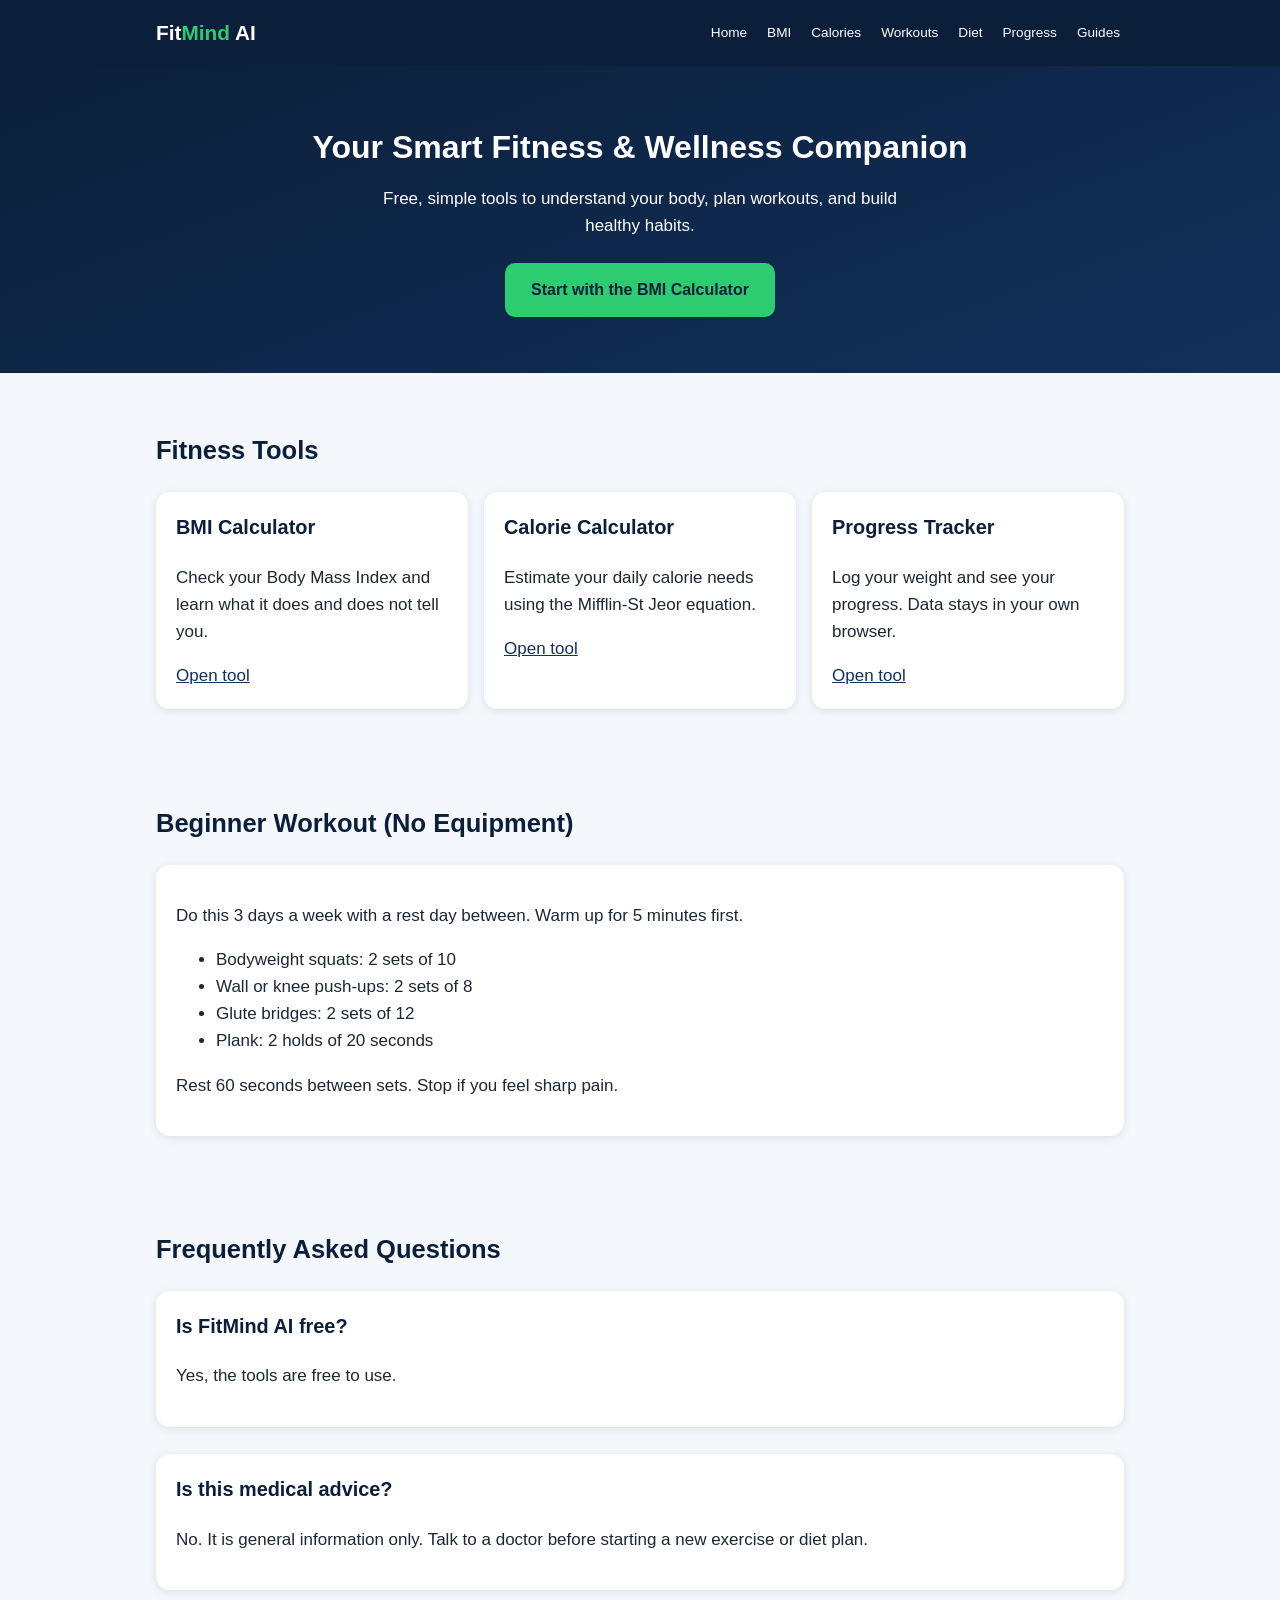
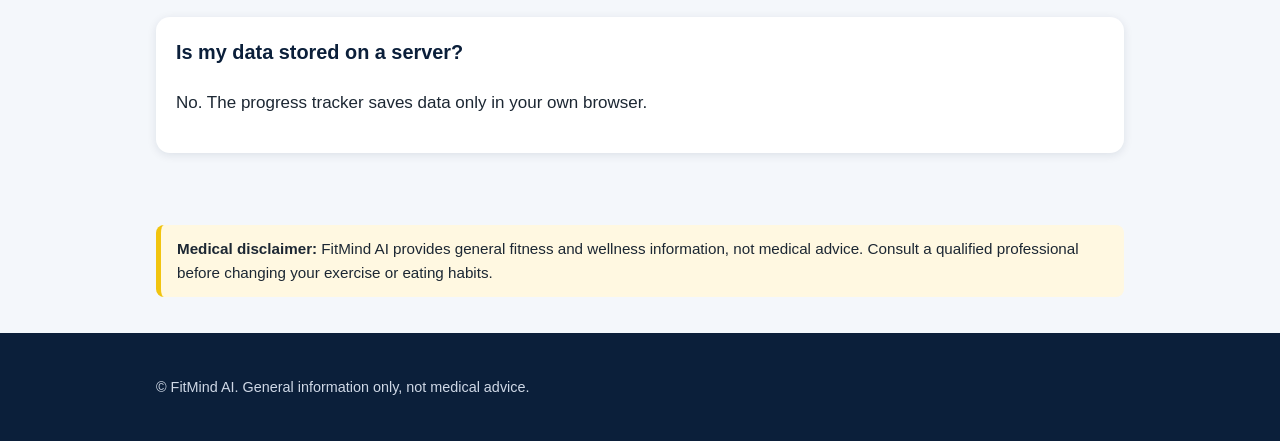
<file: index.html>
<!DOCTYPE html>
<html lang="en">
<head>
  <meta charset="UTF-8">
  <meta name="viewport" content="width=device-width, initial-scale=1">
  <title>FitMind AI - Your Smart Fitness &amp; Wellness Companion</title>
  <meta name="description" content="Free fitness tools: BMI calculator, calorie calculator, workout and meal planning, and beginner-friendly fitness guides.">
  <link rel="stylesheet" href="style.css">
</head>
<body>
<header>
  <div class="container">
    <div class="nav">
      <a class="logo" href="index.html">Fit<span>Mind</span> AI</a>
      <button id="menu-btn" aria-label="Open menu">&#9776;</button>
      <nav id="menu">
        <a href="index.html">Home</a>
        <a href="bmi-calculator.html">BMI</a>
        <a href="calorie-calculator.html">Calories</a>
        <a href="workout-planner.html">Workouts</a>
        <a href="diet-planner.html">Diet</a>
        <a href="progress-tracker.html">Progress</a>
        <a href="guides.html">Guides</a>
      </nav>
    </div>
  </div>
</header>

<main>
  <div class="hero">
    <div class="container">
      <h1>Your Smart Fitness &amp; Wellness Companion</h1>
      <p>Free, simple tools to understand your body, plan workouts, and build healthy habits.</p>
      <a class="btn" href="bmi-calculator.html">Start with the BMI Calculator</a>
    </div>
  </div>

  <section>
    <div class="container">
      <h2>Fitness Tools</h2>
      <div class="grid">
        <div class="card"><h3>BMI Calculator</h3><p>Check your Body Mass Index and learn what it does and does not tell you.</p><a href="bmi-calculator.html">Open tool</a></div>
        <div class="card"><h3>Calorie Calculator</h3><p>Estimate your daily calorie needs using the Mifflin-St Jeor equation.</p><a href="calorie-calculator.html">Open tool</a></div>
        <div class="card"><h3>Progress Tracker</h3><p>Log your weight and see your progress. Data stays in your own browser.</p><a href="progress-tracker.html">Open tool</a></div>
      </div>
    </div>
  </section>

  <section>
    <div class="container">
      <h2>Beginner Workout (No Equipment)</h2>
      <div class="card">
        <p>Do this 3 days a week with a rest day between. Warm up for 5 minutes first.</p>
        <ul>
          <li>Bodyweight squats: 2 sets of 10</li>
          <li>Wall or knee push-ups: 2 sets of 8</li>
          <li>Glute bridges: 2 sets of 12</li>
          <li>Plank: 2 holds of 20 seconds</li>
        </ul>
        <p>Rest 60 seconds between sets. Stop if you feel sharp pain.</p>
      </div>
    </div>
  </section>

  <section>
    <div class="container">
      <h2>Frequently Asked Questions</h2>
      <div class="card"><h3>Is FitMind AI free?</h3><p>Yes, the tools are free to use.</p></div>
      <br>
      <div class="card"><h3>Is this medical advice?</h3><p>No. It is general information only. Talk to a doctor before starting a new exercise or diet plan.</p></div>
      <br>
      <div class="card"><h3>Is my data stored on a server?</h3><p>No. The progress tracker saves data only in your own browser.</p></div>
    </div>
  </section>

  <section>
    <div class="container">
      <div class="disclaimer"><strong>Medical disclaimer:</strong> FitMind AI provides general fitness and wellness information, not medical advice. Consult a qualified professional before changing your exercise or eating habits.</div>
    </div>
  </section>
</main>

<footer>
  <div class="container">
    <p>&copy; FitMind AI. General information only, not medical advice.</p>
  </div>
</footer>

<script>
  document.getElementById('menu-btn').addEventListener('click', function () {
    document.getElementById('menu').classList.toggle('open');
  });
</script>
</body>
</html>
</file>
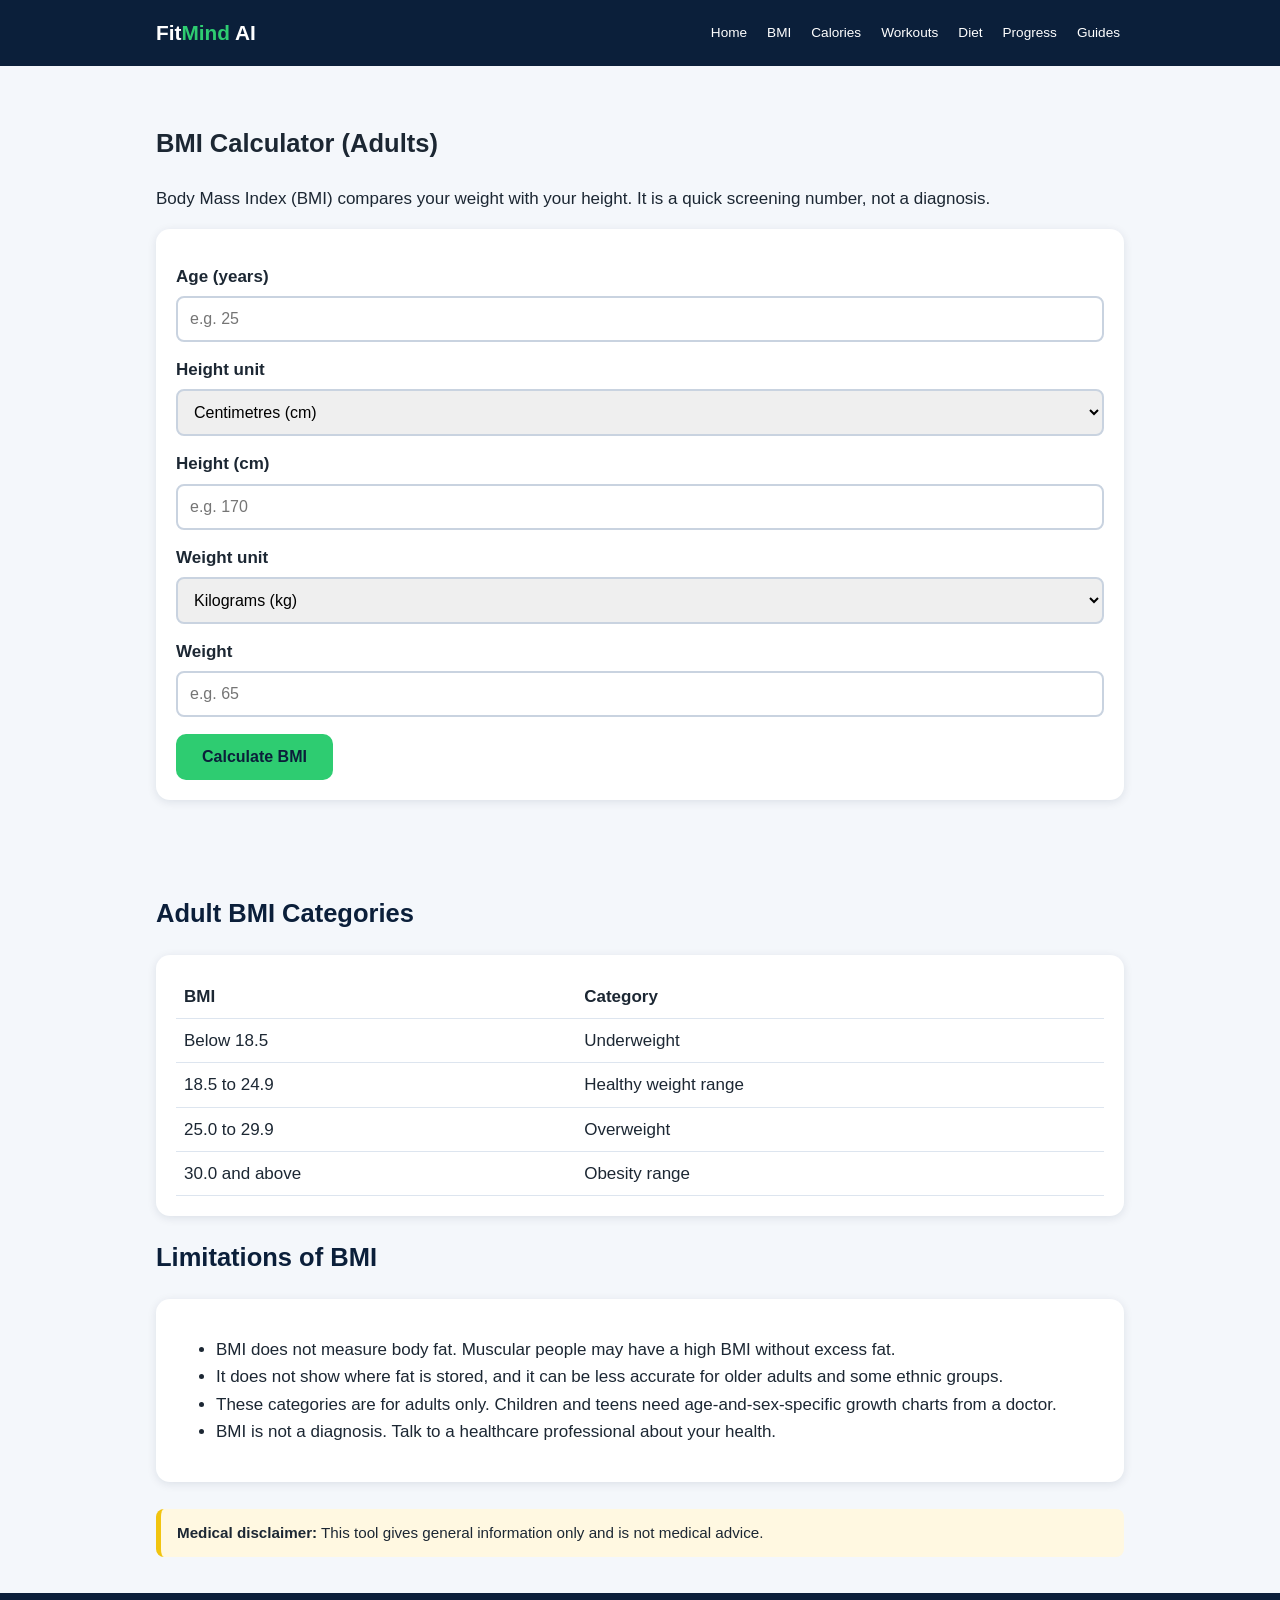
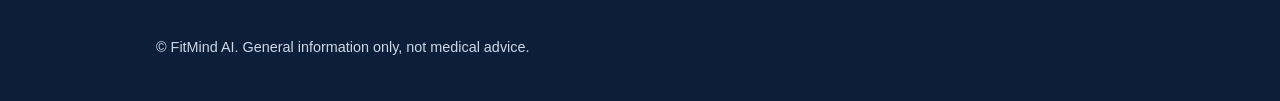
<file: bmi-calculator.html>
<!DOCTYPE html>
<html lang="en">
<head>
  <meta charset="UTF-8">
  <meta name="viewport" content="width=device-width, initial-scale=1">
  <title>BMI Calculator - FitMind AI</title>
  <meta name="description" content="Free adult BMI calculator in cm/kg or feet/pounds, with category explanations and limitations.">
  <link rel="stylesheet" href="style.css">
  <style>
    label { display:block; font-weight:bold; margin:14px 0 6px; }
    input, select { width:100%; padding:12px; font-size:1rem; border:2px solid #c9d3e0; border-radius:8px; }
    input:focus, select:focus { outline:3px solid var(--green); }
    .row { display:flex; gap:10px; }
    .row > div { flex:1; }
    .hidden { display:none; }
    .error { color:#b00020; font-weight:bold; margin-top:12px; }
    #result { margin-top:20px; padding:18px; border-radius:12px; background:#eaf9f0; border-left:6px solid var(--green); }
    #result .big { font-size:2.2rem; font-weight:bold; color:var(--navy); }
    table { width:100%; border-collapse:collapse; }
    td, th { text-align:left; padding:8px; border-bottom:1px solid #dde5ef; }
  </style>
</head>
<body>
<header>
  <div class="container">
    <div class="nav">
      <a class="logo" href="index.html">Fit<span>Mind</span> AI</a>
      <button id="menu-btn" aria-label="Open menu">&#9776;</button>
      <nav id="menu">
        <a href="index.html">Home</a>
        <a href="bmi-calculator.html">BMI</a>
        <a href="calorie-calculator.html">Calories</a>
        <a href="workout-planner.html">Workouts</a>
        <a href="diet-planner.html">Diet</a>
        <a href="progress-tracker.html">Progress</a>
        <a href="guides.html">Guides</a>
      </nav>
    </div>
  </div>
</header>

<main>
<section>
  <div class="container">
    <h1>BMI Calculator (Adults)</h1>
    <p>Body Mass Index (BMI) compares your weight with your height. It is a quick screening number, not a diagnosis.</p>

    <div class="card">
      <label for="age">Age (years)</label>
      <input id="age" type="number" inputmode="numeric" min="2" max="120" placeholder="e.g. 25">

      <label for="hUnit">Height unit</label>
      <select id="hUnit">
        <option value="cm">Centimetres (cm)</option>
        <option value="ftin">Feet and inches</option>
      </select>

      <div id="hCm">
        <label for="cm">Height (cm)</label>
        <input id="cm" type="number" inputmode="decimal" placeholder="e.g. 170">
      </div>
      <div id="hFt" class="hidden">
        <div class="row">
          <div><label for="ft">Feet</label><input id="ft" type="number" inputmode="numeric" placeholder="e.g. 5"></div>
          <div><label for="inch">Inches</label><input id="inch" type="number" inputmode="decimal" placeholder="e.g. 7"></div>
        </div>
      </div>

      <label for="wUnit">Weight unit</label>
      <select id="wUnit">
        <option value="kg">Kilograms (kg)</option>
        <option value="lb">Pounds (lb)</option>
      </select>

      <label for="wt">Weight</label>
      <input id="wt" type="number" inputmode="decimal" placeholder="e.g. 65">

      <p id="error" class="error" role="alert"></p>
      <button class="btn" id="calc" type="button">Calculate BMI</button>
      <div id="result" class="hidden" aria-live="polite"></div>
    </div>
  </div>
</section>

<section>
  <div class="container">
    <h2>Adult BMI Categories</h2>
    <div class="card">
      <table>
        <tr><th>BMI</th><th>Category</th></tr>
        <tr><td>Below 18.5</td><td>Underweight</td></tr>
        <tr><td>18.5 to 24.9</td><td>Healthy weight range</td></tr>
        <tr><td>25.0 to 29.9</td><td>Overweight</td></tr>
        <tr><td>30.0 and above</td><td>Obesity range</td></tr>
      </table>
    </div>
    <h2>Limitations of BMI</h2>
    <div class="card">
      <ul>
        <li>BMI does not measure body fat. Muscular people may have a high BMI without excess fat.</li>
        <li>It does not show where fat is stored, and it can be less accurate for older adults and some ethnic groups.</li>
        <li>These categories are for adults only. Children and teens need age-and-sex-specific growth charts from a doctor.</li>
        <li>BMI is not a diagnosis. Talk to a healthcare professional about your health.</li>
      </ul>
    </div>
    <br>
    <div class="disclaimer"><strong>Medical disclaimer:</strong> This tool gives general information only and is not medical advice.</div>
  </div>
</section>
</main>

<footer>
  <div class="container">
    <p>&copy; FitMind AI. General information only, not medical advice.</p>
  </div>
</footer>

<script>
  // Menu button
  document.getElementById('menu-btn').addEventListener('click', function () {
    document.getElementById('menu').classList.toggle('open');
  });

  var hUnit = document.getElementById('hUnit');
  var errorEl = document.getElementById('error');
  var resultEl = document.getElementById('result');

  // Switch between cm and feet/inches inputs
  hUnit.addEventListener('change', function () {
    var isCm = hUnit.value === 'cm';
    document.getElementById('hCm').classList.toggle('hidden', !isCm);
    document.getElementById('hFt').classList.toggle('hidden', isCm);
  });

  function showError(msg) {
    errorEl.textContent = msg;
    resultEl.classList.add('hidden');
  }

  document.getElementById('calc').addEventListener('click', function () {
    errorEl.textContent = '';

    // Age check
    var age = parseFloat(document.getElementById('age').value);
    if (isNaN(age) || age < 2 || age > 120) { return showError('Please enter a valid age (2 to 120).'); }

    // Height in metres
    var heightM;
    if (hUnit.value === 'cm') {
      var cm = parseFloat(document.getElementById('cm').value);
      if (isNaN(cm) || cm < 50 || cm > 272) { return showError('Please enter a height between 50 and 272 cm.'); }
      heightM = cm / 100;
    } else {
      var ft = parseFloat(document.getElementById('ft').value);
      var inch = parseFloat(document.getElementById('inch').value || '0');
      if (isNaN(ft) || ft < 1 || ft > 8 || isNaN(inch) || inch < 0 || inch >= 12) {
        return showError('Please enter feet (1 to 8) and inches (0 to 11.9).');
      }
      heightM = (ft * 12 + inch) * 0.0254;
    }

    // Weight in kg
    var w = parseFloat(document.getElementById('wt').value);
    var wUnit = document.getElementById('wUnit').value;
    var kg = wUnit === 'kg' ? w : w * 0.45359237;
    if (isNaN(w) || kg < 10 || kg > 500) { return showError('Please enter a realistic weight.'); }

    var bmi = kg / (heightM * heightM);
    var bmiText = bmi.toFixed(1);

    // Children and teens: do not apply adult categories
    if (age < 18) {
      resultEl.innerHTML = '';
      var big0 = document.createElement('div'); big0.className = 'big'; big0.textContent = 'BMI: ' + bmiText;
      var p0 = document.createElement('p');
      p0.textContent = 'Adult BMI categories do not apply under age 18. Children and teens should be assessed with growth charts by a doctor or nurse.';
      resultEl.appendChild(big0); resultEl.appendChild(p0);
      resultEl.classList.remove('hidden');
      return;
    }

    var category;
    if (bmi < 18.5) { category = 'Underweight'; }
    else if (bmi < 25) { category = 'Healthy weight range'; }
    else if (bmi < 30) { category = 'Overweight'; }
    else { category = 'Obesity range'; }

    resultEl.innerHTML = '';
    var big = document.createElement('div'); big.className = 'big'; big.textContent = 'BMI: ' + bmiText;
    var p = document.createElement('p'); p.textContent = 'Category: ' + category;
    var note = document.createElement('p');
    note.textContent = 'This is a screening estimate only. It does not measure body fat or overall health. If you are worried about your weight, speak with a healthcare professional.';
    resultEl.appendChild(big); resultEl.appendChild(p); resultEl.appendChild(note);
    resultEl.classList.remove('hidden');
  });
</script>
</body>
</html>
</file>
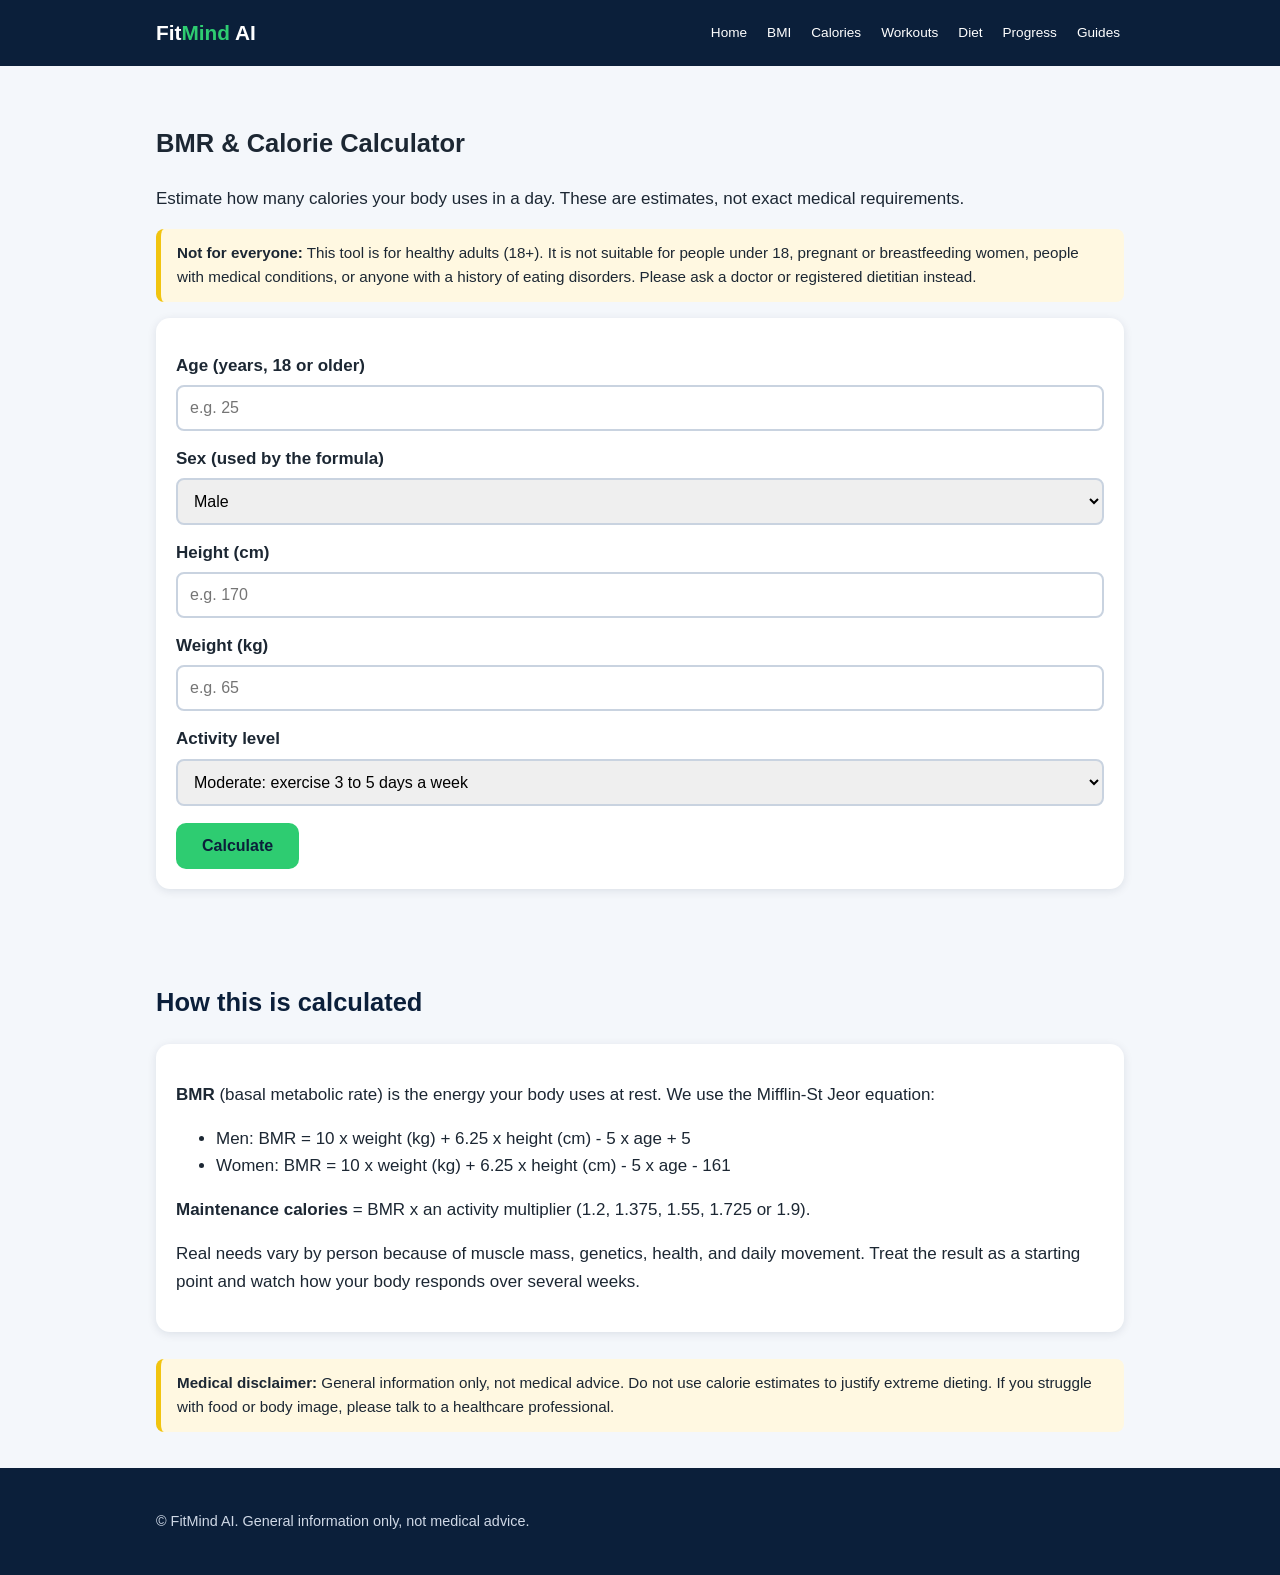
<file: calorie-calculator.html>
<!DOCTYPE html>
<html lang="en">
<head>
  <meta charset="UTF-8">
  <meta name="viewport" content="width=device-width, initial-scale=1">
  <title>BMR and Calorie Calculator - FitMind AI</title>
  <meta name="description" content="Estimate your BMR and daily maintenance calories with the Mifflin-St Jeor equation. Estimates only, not medical advice.">
  <link rel="stylesheet" href="style.css">
  <style>
    label { display:block; font-weight:bold; margin:14px 0 6px; }
    input, select { width:100%; padding:12px; font-size:1rem; border:2px solid #c9d3e0; border-radius:8px; }
    input:focus, select:focus { outline:3px solid var(--green); }
    .hidden { display:none; }
    .error { color:#b00020; font-weight:bold; margin-top:12px; }
    #result { margin-top:20px; padding:18px; border-radius:12px; background:#eaf9f0; border-left:6px solid var(--green); }
    #result .big { font-size:1.8rem; font-weight:bold; color:var(--navy); }
    table { width:100%; border-collapse:collapse; }
    td, th { text-align:left; padding:8px; border-bottom:1px solid #dde5ef; }
  </style>
</head>
<body>
<header>
  <div class="container">
    <div class="nav">
      <a class="logo" href="index.html">Fit<span>Mind</span> AI</a>
      <button id="menu-btn" aria-label="Open menu">&#9776;</button>
      <nav id="menu">
        <a href="index.html">Home</a>
        <a href="bmi-calculator.html">BMI</a>
        <a href="calorie-calculator.html">Calories</a>
        <a href="workout-planner.html">Workouts</a>
        <a href="diet-planner.html">Diet</a>
        <a href="progress-tracker.html">Progress</a>
        <a href="guides.html">Guides</a>
      </nav>
    </div>
  </div>
</header>

<main>
<section>
  <div class="container">
    <h1>BMR &amp; Calorie Calculator</h1>
    <p>Estimate how many calories your body uses in a day. These are estimates, not exact medical requirements.</p>

    <div class="disclaimer"><strong>Not for everyone:</strong> This tool is for healthy adults (18+). It is not suitable for people under 18, pregnant or breastfeeding women, people with medical conditions, or anyone with a history of eating disorders. Please ask a doctor or registered dietitian instead.</div>

    <div class="card" style="margin-top:16px">
      <label for="age">Age (years, 18 or older)</label>
      <input id="age" type="number" inputmode="numeric" placeholder="e.g. 25">

      <label for="sex">Sex (used by the formula)</label>
      <select id="sex">
        <option value="male">Male</option>
        <option value="female">Female</option>
      </select>

      <label for="cm">Height (cm)</label>
      <input id="cm" type="number" inputmode="decimal" placeholder="e.g. 170">

      <label for="kg">Weight (kg)</label>
      <input id="kg" type="number" inputmode="decimal" placeholder="e.g. 65">

      <label for="act">Activity level</label>
      <select id="act">
        <option value="1.2">Sedentary: little or no exercise</option>
        <option value="1.375">Light: exercise 1 to 3 days a week</option>
        <option value="1.55" selected>Moderate: exercise 3 to 5 days a week</option>
        <option value="1.725">Very active: hard exercise 6 to 7 days a week</option>
        <option value="1.9">Extra active: very hard exercise or physical job</option>
      </select>

      <p id="error" class="error" role="alert"></p>
      <button class="btn" id="calc" type="button">Calculate</button>
      <div id="result" class="hidden" aria-live="polite"></div>
    </div>
  </div>
</section>

<section>
  <div class="container">
    <h2>How this is calculated</h2>
    <div class="card">
      <p><strong>BMR</strong> (basal metabolic rate) is the energy your body uses at rest. We use the Mifflin-St Jeor equation:</p>
      <ul>
        <li>Men: BMR = 10 x weight (kg) + 6.25 x height (cm) - 5 x age + 5</li>
        <li>Women: BMR = 10 x weight (kg) + 6.25 x height (cm) - 5 x age - 161</li>
      </ul>
      <p><strong>Maintenance calories</strong> = BMR x an activity multiplier (1.2, 1.375, 1.55, 1.725 or 1.9).</p>
      <p>Real needs vary by person because of muscle mass, genetics, health, and daily movement. Treat the result as a starting point and watch how your body responds over several weeks.</p>
    </div>
    <br>
    <div class="disclaimer"><strong>Medical disclaimer:</strong> General information only, not medical advice. Do not use calorie estimates to justify extreme dieting. If you struggle with food or body image, please talk to a healthcare professional.</div>
  </div>
</section>
</main>

<footer>
  <div class="container">
    <p>&copy; FitMind AI. General information only, not medical advice.</p>
  </div>
</footer>

<script>
  document.getElementById('menu-btn').addEventListener('click', function () {
    document.getElementById('menu').classList.toggle('open');
  });

  var errorEl = document.getElementById('error');
  var resultEl = document.getElementById('result');

  function showError(msg) {
    errorEl.textContent = msg;
    resultEl.classList.add('hidden');
  }

  document.getElementById('calc').addEventListener('click', function () {
    errorEl.textContent = '';
    var age = parseFloat(document.getElementById('age').value);
    var cm = parseFloat(document.getElementById('cm').value);
    var kg = parseFloat(document.getElementById('kg').value);
    var sex = document.getElementById('sex').value;
    var mult = parseFloat(document.getElementById('act').value);

    if (isNaN(age) || age < 1 || age > 120) { return showError('Please enter a valid age.'); }
    if (age < 18) { return showError('This calculator is for adults (18+). Under 18, please ask a doctor or nurse about healthy growth and nutrition.'); }
    if (isNaN(cm) || cm < 100 || cm > 250) { return showError('Please enter a height between 100 and 250 cm.'); }
    if (isNaN(kg) || kg < 30 || kg > 300) { return showError('Please enter a weight between 30 and 300 kg.'); }

    // Mifflin-St Jeor equation
    var bmr = 10 * kg + 6.25 * cm - 5 * age + (sex === 'male' ? 5 : -161);
    var maintenance = bmr * mult;

    resultEl.innerHTML = '';
    function add(tag, text, cls) {
      var el = document.createElement(tag);
      el.textContent = text;
      if (cls) { el.className = cls; }
      resultEl.appendChild(el);
    }
    add('div', 'BMR: ' + Math.round(bmr) + ' kcal/day', 'big');
    add('div', 'Maintenance: about ' + Math.round(maintenance) + ' kcal/day', 'big');
    add('p', 'Assumptions: Mifflin-St Jeor equation, activity multiplier ' + mult + '.');
    add('p', 'This is an estimate, not an exact requirement. Your real needs can be higher or lower. Do not eat far below your BMR without medical supervision.');
    resultEl.classList.remove('hidden');
  });
</script>
</body>
</html>
</file>
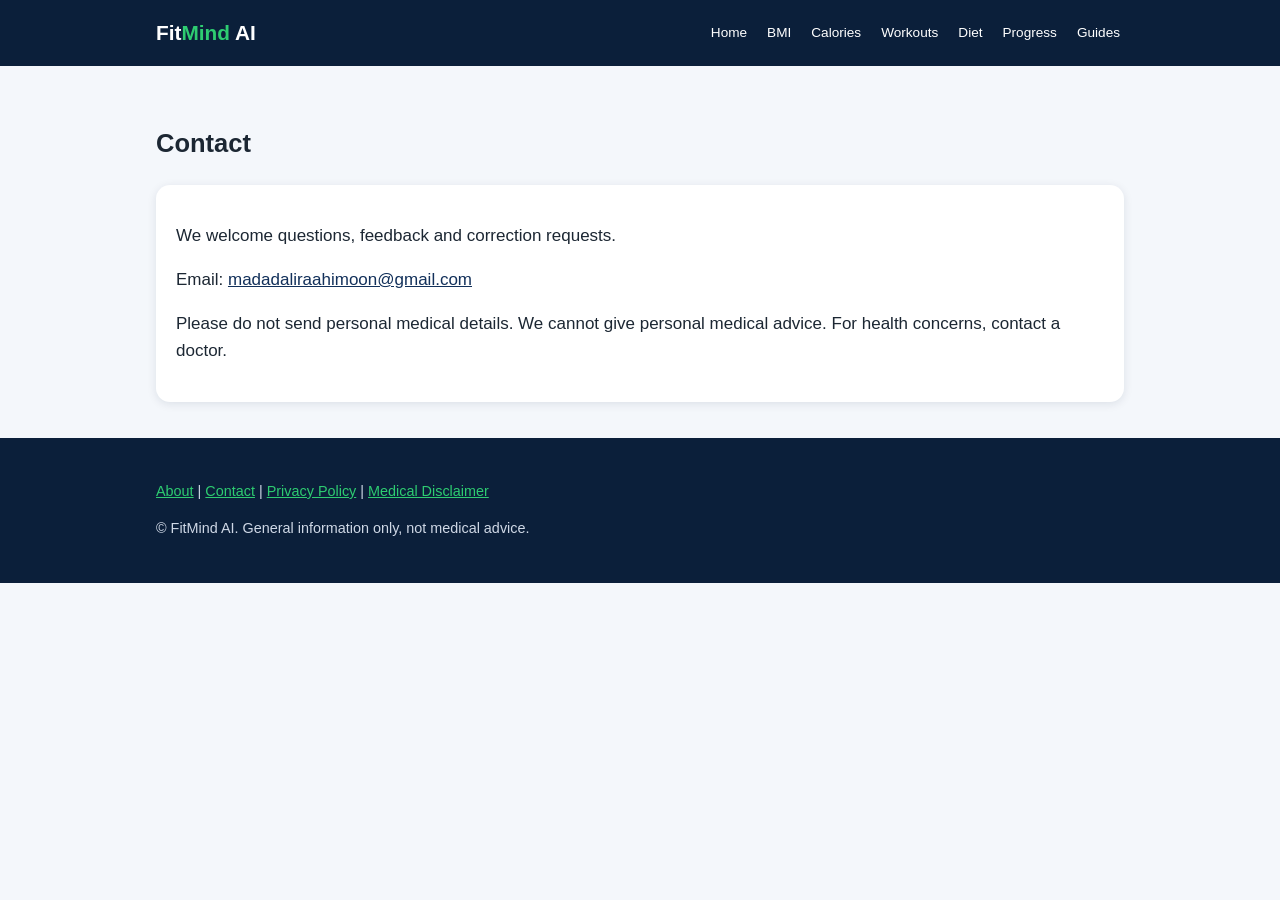
<file: contact.html>
<!DOCTYPE html>
<html lang="en">
<head>
  <meta charset="UTF-8">
  <meta name="viewport" content="width=device-width, initial-scale=1">
  <title>Contact - FitMind AI</title>
  <meta name="description" content="Contact FitMind AI with questions, feedback or corrections.">
  <link rel="stylesheet" href="style.css">
</head>
<body>
<header><div class="container"><div class="nav">
  <a class="logo" href="index.html">Fit<span>Mind</span> AI</a>
  <button id="menu-btn" aria-label="Open menu">&#9776;</button>
  <nav id="menu"><a href="index.html">Home</a><a href="bmi-calculator.html">BMI</a><a href="calorie-calculator.html">Calories</a><a href="workout-planner.html">Workouts</a><a href="diet-planner.html">Diet</a><a href="progress-tracker.html">Progress</a><a href="guides.html">Guides</a></nav>
</div></div></header>

<main><section><div class="container">
  <h1>Contact</h1>
  <div class="card">
    <p>We welcome questions, feedback and correction requests.</p>
    <p>Email: <a href="mailto:madadaliraahimoon@gmail.com">madadaliraahimoon@gmail.com</a></p>
    <p>Please do not send personal medical details. We cannot give personal medical advice. For health concerns, contact a doctor.</p>
  </div>
</div></section></main>

<footer><div class="container">
  <p><a href="about.html">About</a> | <a href="contact.html">Contact</a> | <a href="privacy-policy.html">Privacy Policy</a> | <a href="medical-disclaimer.html">Medical Disclaimer</a></p>
  <p>&copy; FitMind AI. General information only, not medical advice.</p>
</div></footer>
<script>document.getElementById('menu-btn').addEventListener('click',function(){document.getElementById('menu').classList.toggle('open');});</script>
</body>
</html>
</file>
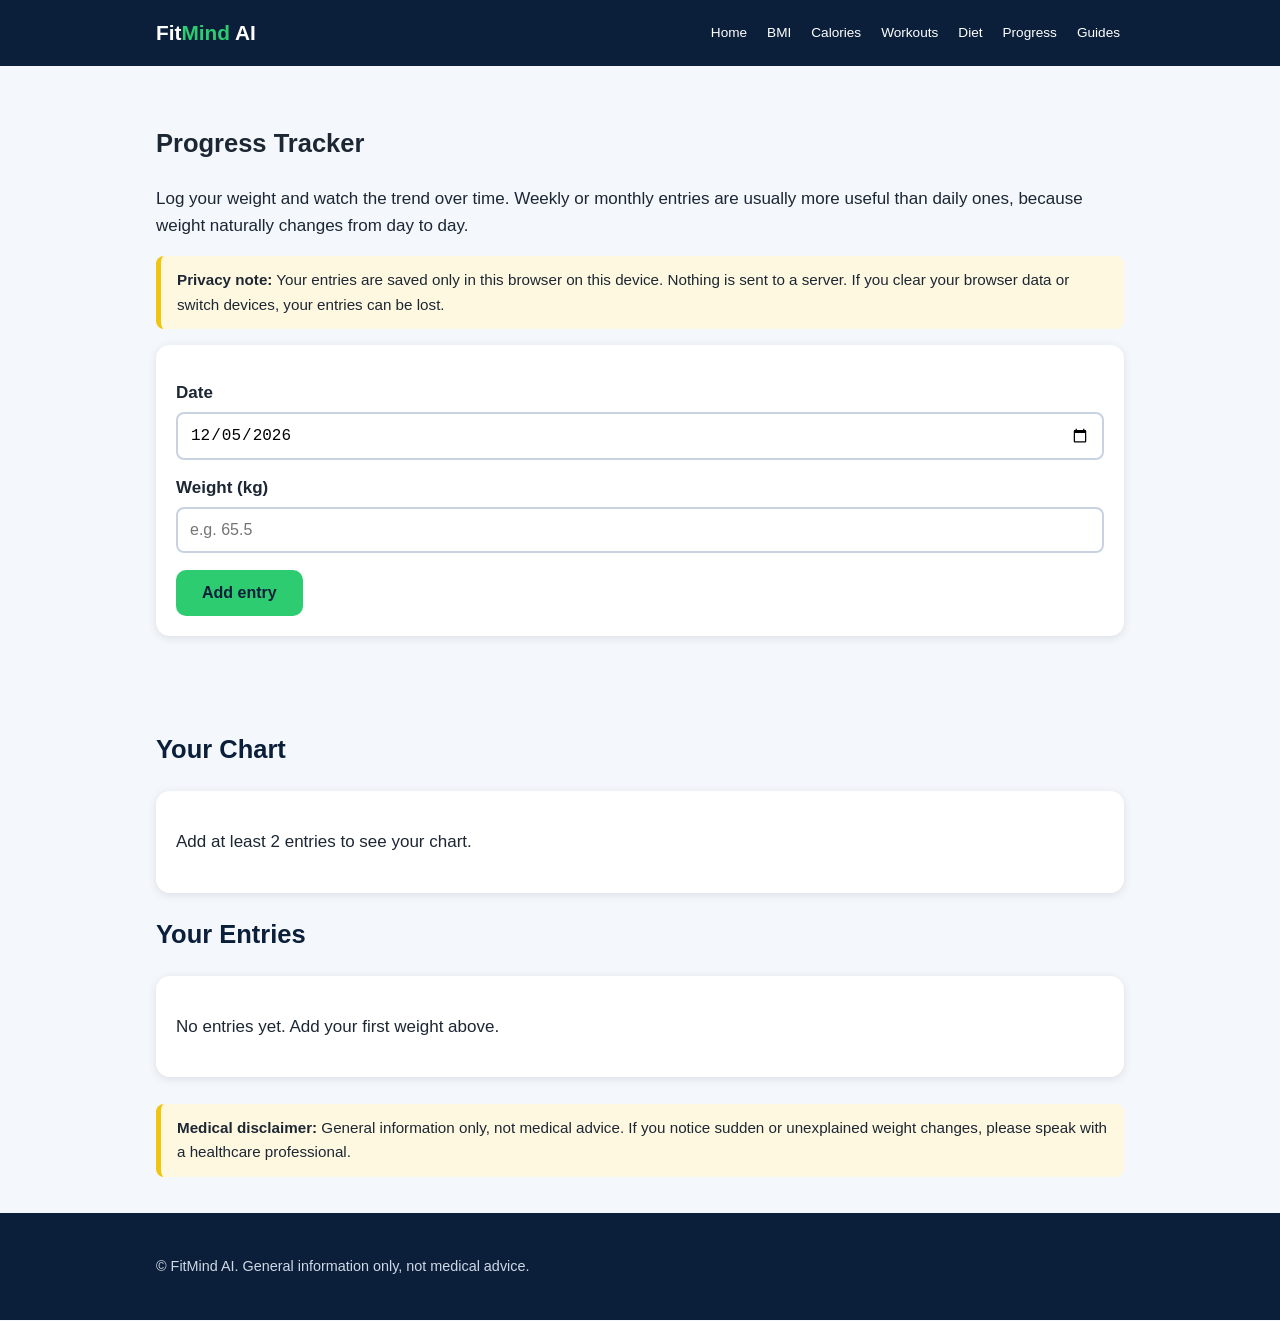
<file: progress-tracker.html>
<!DOCTYPE html>
<html lang="en">
<head>
  <meta charset="UTF-8">
  <meta name="viewport" content="width=device-width, initial-scale=1">
  <title>Progress Tracker - FitMind AI</title>
  <meta name="description" content="Log your weight over time and see a simple chart. Your data stays in your own browser.">
  <link rel="stylesheet" href="style.css">
  <style>
    label { display:block; font-weight:bold; margin:14px 0 6px; }
    input { width:100%; padding:12px; font-size:1rem; border:2px solid #c9d3e0; border-radius:8px; }
    input:focus { outline:3px solid var(--green); }
    .msg { margin-top:12px; font-weight:bold; }
    .err { color:#b00020; }
    .ok { color:#1a7f45; }
    .btn2 { background:#e3e9f2; color:var(--navy); border:0; padding:14px 20px; border-radius:10px; font-size:1rem; margin-left:8px; }
    .entry { display:flex; justify-content:space-between; align-items:center; padding:10px 0; border-bottom:1px solid #dde5ef; gap:8px; }
    .entry button { border:0; border-radius:8px; padding:8px 12px; font-size:.9rem; margin-left:6px; }
    .edit { background:#e3e9f2; color:var(--navy); }
    .del { background:#fdecea; color:#b00020; }
    .chart-wrap { overflow-x:auto; }
    svg { width:100%; height:auto; min-width:300px; }
  </style>
</head>
<body>
<header>
  <div class="container">
    <div class="nav">
      <a class="logo" href="index.html">Fit<span>Mind</span> AI</a>
      <button id="menu-btn" aria-label="Open menu">&#9776;</button>
      <nav id="menu">
        <a href="index.html">Home</a>
        <a href="bmi-calculator.html">BMI</a>
        <a href="calorie-calculator.html">Calories</a>
        <a href="workout-planner.html">Workouts</a>
        <a href="diet-planner.html">Diet</a>
        <a href="progress-tracker.html">Progress</a>
        <a href="guides.html">Guides</a>
      </nav>
    </div>
  </div>
</header>

<main>
<section>
  <div class="container">
    <h1>Progress Tracker</h1>
    <p>Log your weight and watch the trend over time. Weekly or monthly entries are usually more useful than daily ones, because weight naturally changes from day to day.</p>
    <div class="disclaimer"><strong>Privacy note:</strong> Your entries are saved only in this browser on this device. Nothing is sent to a server. If you clear your browser data or switch devices, your entries can be lost.</div>

    <div class="card" style="margin-top:16px">
      <label for="date">Date</label>
      <input id="date" type="date">
      <label for="kg">Weight (kg)</label>
      <input id="kg" type="number" inputmode="decimal" step="0.1" placeholder="e.g. 65.5">
      <p id="msg" class="msg" role="alert"></p>
      <button class="btn" id="save" type="button">Add entry</button>
      <button class="btn2" id="cancel" type="button" style="display:none">Cancel edit</button>
    </div>
  </div>
</section>

<section>
  <div class="container">
    <h2>Your Chart</h2>
    <div class="card chart-wrap" id="chart"></div>
    <h2>Your Entries</h2>
    <div class="card" id="list"></div>
    <br>
    <div class="disclaimer"><strong>Medical disclaimer:</strong> General information only, not medical advice. If you notice sudden or unexplained weight changes, please speak with a healthcare professional.</div>
  </div>
</section>
</main>

<footer>
  <div class="container">
    <p>&copy; FitMind AI. General information only, not medical advice.</p>
  </div>
</footer>

<script>
  document.getElementById('menu-btn').addEventListener('click', function () {
    document.getElementById('menu').classList.toggle('open');
  });

  var KEY = 'fitmind_weights';
  var entries = [];
  var editingId = null;
  var dateEl = document.getElementById('date');
  var kgEl = document.getElementById('kg');
  var msgEl = document.getElementById('msg');
  var saveBtn = document.getElementById('save');
  var cancelBtn = document.getElementById('cancel');

  // Today's date in local time (YYYY-MM-DD)
  function today() {
    var d = new Date();
    var m = String(d.getMonth() + 1).padStart(2, '0');
    var day = String(d.getDate()).padStart(2, '0');
    return d.getFullYear() + '-' + m + '-' + day;
  }

  function load() {
    try {
      var raw = localStorage.getItem(KEY);
      entries = raw ? JSON.parse(raw) : [];
      if (!Array.isArray(entries)) { entries = []; }
    } catch (e) { entries = []; }
  }

  function persist() {
    try { localStorage.setItem(KEY, JSON.stringify(entries)); return true; }
    catch (e) { setMsg('Could not save. Your browser may be blocking storage (private mode).', true); return false; }
  }

  function setMsg(text, isErr) {
    msgEl.textContent = text;
    msgEl.className = 'msg ' + (isErr ? 'err' : 'ok');
  }

  function sorted() {
    return entries.slice().sort(function (a, b) { return a.date < b.date ? -1 : a.date > b.date ? 1 : 0; });
  }

  function resetForm() {
    editingId = null;
    kgEl.value = '';
    dateEl.value = today();
    saveBtn.textContent = 'Add entry';
    cancelBtn.style.display = 'none';
  }

  saveBtn.addEventListener('click', function () {
    var date = dateEl.value;
    var kg = parseFloat(kgEl.value);
    if (!date) { return setMsg('Please choose a date.', true); }
    if (date > today()) { return setMsg('The date cannot be in the future.', true); }
    if (isNaN(kg) || kg < 20 || kg > 500) { return setMsg('Please enter a weight between 20 and 500 kg.', true); }
    kg = Math.round(kg * 10) / 10;

    if (editingId) {
      entries.forEach(function (e) { if (e.id === editingId) { e.date = date; e.kg = kg; } });
    } else {
      entries.push({ id: String(Date.now()), date: date, kg: kg });
    }
    if (persist()) {
      setMsg(editingId ? 'Entry updated.' : 'Entry saved.', false);
      resetForm();
      render();
    }
  });

  cancelBtn.addEventListener('click', function () { resetForm(); setMsg('', false); });

  function render() { renderList(); renderChart(); }

  function renderList() {
    var box = document.getElementById('list');
    box.innerHTML = '';
    var data = sorted().reverse();
    if (data.length === 0) {
      var p = document.createElement('p');
      p.textContent = 'No entries yet. Add your first weight above.';
      box.appendChild(p);
      return;
    }
    data.forEach(function (e) {
      var row = document.createElement('div'); row.className = 'entry';
      var label = document.createElement('span');
      label.textContent = e.date + ': ' + e.kg + ' kg';
      var actions = document.createElement('span');
      var ed = document.createElement('button'); ed.className = 'edit'; ed.textContent = 'Edit'; ed.type = 'button';
      var dl = document.createElement('button'); dl.className = 'del'; dl.textContent = 'Delete'; dl.type = 'button';
      ed.addEventListener('click', function () {
        editingId = e.id; dateEl.value = e.date; kgEl.value = e.kg;
        saveBtn.textContent = 'Update entry'; cancelBtn.style.display = 'inline-block';
        setMsg('Editing an entry. Change it and tap Update entry.', false);
        window.scrollTo(0, 0);
      });
      dl.addEventListener('click', function () {
        if (confirm('Delete this entry?')) {
          entries = entries.filter(function (x) { return x.id !== e.id; });
          if (persist()) { setMsg('Entry deleted.', false); if (editingId === e.id) { resetForm(); } render(); }
        }
      });
      actions.appendChild(ed); actions.appendChild(dl);
      row.appendChild(label); row.appendChild(actions);
      box.appendChild(row);
    });
  }

  function renderChart() {
    var box = document.getElementById('chart');
    box.innerHTML = '';
    var data = sorted();
    if (data.length < 2) {
      var p = document.createElement('p');
      p.textContent = 'Add at least 2 entries to see your chart.';
      box.appendChild(p);
      return;
    }
    var NS = 'http://www.w3.org/2000/svg';
    var W = 600, H = 260, L = 50, R = 20, T = 20, B = 40;
    var svg = document.createElementNS(NS, 'svg');
    svg.setAttribute('viewBox', '0 0 ' + W + ' ' + H);
    svg.setAttribute('role', 'img');
    svg.setAttribute('aria-label', 'Line chart of your weight over time');

    var vals = data.map(function (e) { return e.kg; });
    var min = Math.min.apply(null, vals), max = Math.max.apply(null, vals);
    if (max - min < 1) { min -= 0.5; max += 0.5; }
    var pad = (max - min) * 0.1; min -= pad; max += pad;

    function x(i) { return L + (W - L - R) * i / (data.length - 1); }
    function y(v) { return T + (H - T - B) * (1 - (v - min) / (max - min)); }
    function el(name, attrs) {
      var n = document.createElementNS(NS, name);
      for (var k in attrs) { n.setAttribute(k, attrs[k]); }
      return n;
    }

    // Axis lines and y labels
    svg.appendChild(el('line', { x1: L, y1: T, x2: L, y2: H - B, stroke: '#c9d3e0' }));
    svg.appendChild(el('line', { x1: L, y1: H - B, x2: W - R, y2: H - B, stroke: '#c9d3e0' }));
    [min, (min + max) / 2, max].forEach(function (v) {
      var t = el('text', { x: L - 6, y: y(v) + 4, 'text-anchor': 'end', 'font-size': '12', fill: '#445' });
      t.textContent = v.toFixed(1);
      svg.appendChild(t);
    });

    // Line and points
    var pts = data.map(function (e, i) { return x(i) + ',' + y(e.kg); }).join(' ');
    svg.appendChild(el('polyline', { points: pts, fill: 'none', stroke: '#2ecc71', 'stroke-width': '3' }));
    data.forEach(function (e, i) {
      svg.appendChild(el('circle', { cx: x(i), cy: y(e.kg), r: 4, fill: '#0b1f3a' }));
    });

    // First and last date labels
    var t1 = el('text', { x: L, y: H - 12, 'font-size': '12', fill: '#445' }); t1.textContent = data[0].date;
    var t2 = el('text', { x: W - R, y: H - 12, 'text-anchor': 'end', 'font-size': '12', fill: '#445' }); t2.textContent = data[data.length - 1].date;
    svg.appendChild(t1); svg.appendChild(t2);
    box.appendChild(svg);
  }

  dateEl.max = today();
  dateEl.value = today();
  load();
  render();
</script>
</body>
</html>
</file>
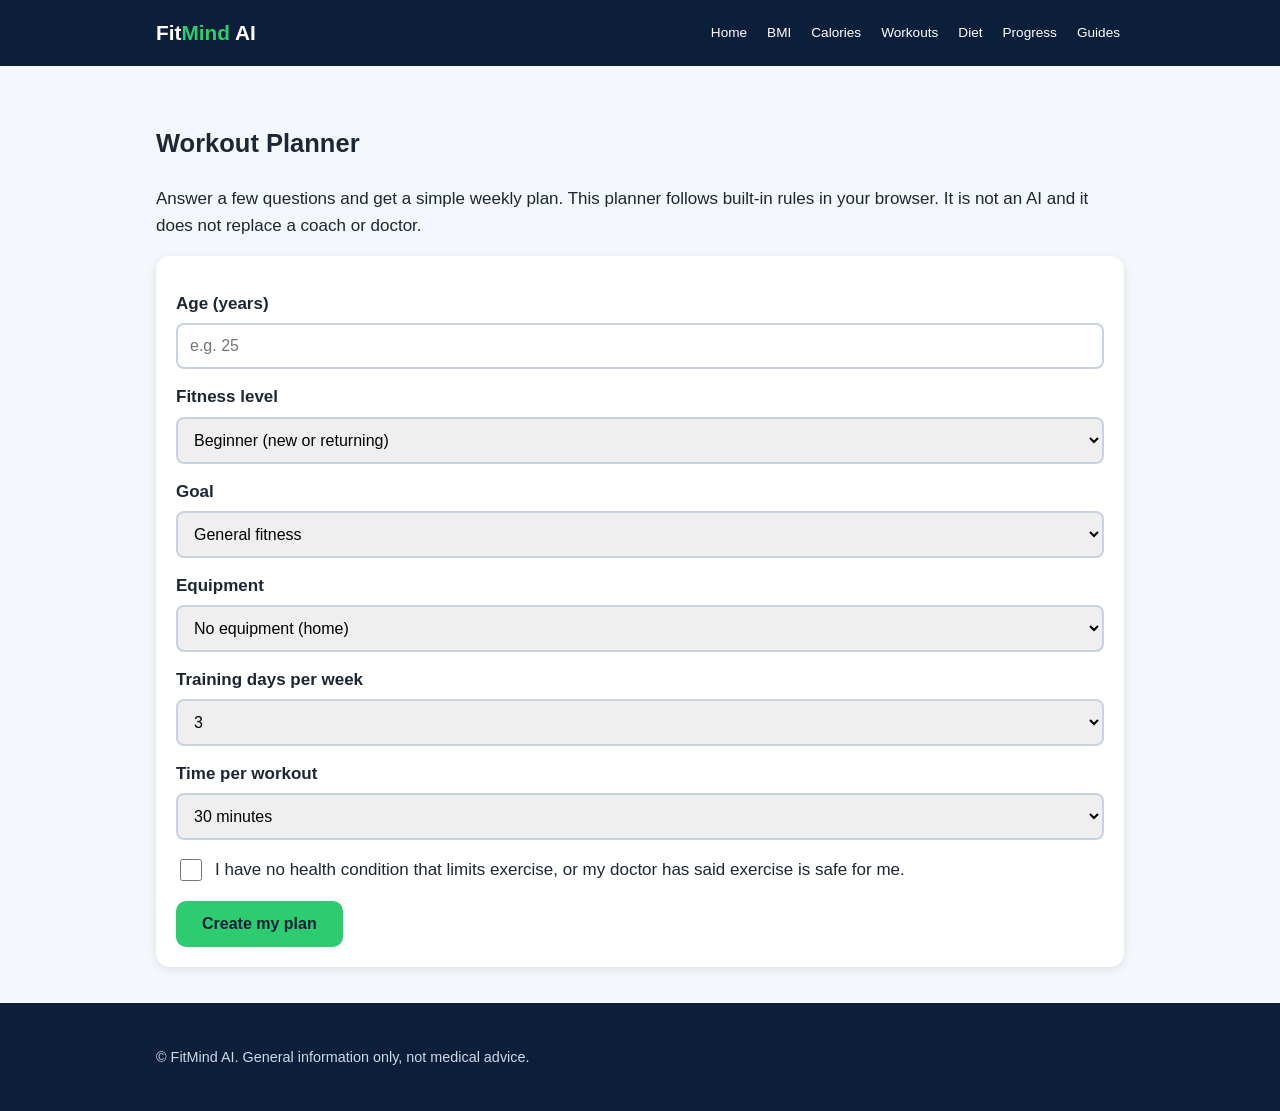
<file: workout-planner.html>
<!DOCTYPE html>
<html lang="en">
<head>
  <meta charset="UTF-8">
  <meta name="viewport" content="width=device-width, initial-scale=1">
  <title>Workout Planner - FitMind AI</title>
  <meta name="description" content="Build a free weekly workout plan for your level, goal, equipment and time. Includes warm-up, cool-down, alternatives and safety tips.">
  <link rel="stylesheet" href="style.css">
  <style>
    label { display:block; font-weight:bold; margin:14px 0 6px; }
    input[type=number], select { width:100%; padding:12px; font-size:1rem; border:2px solid #c9d3e0; border-radius:8px; }
    input:focus, select:focus { outline:3px solid var(--green); }
    .check { display:flex; gap:10px; align-items:flex-start; margin-top:16px; font-weight:normal; }
    .check input { width:22px; height:22px; margin-top:3px; }
    .hidden { display:none; }
    .error { color:#b00020; font-weight:bold; margin-top:12px; }
    .day { margin-bottom:16px; }
    .ex { padding:10px 0; border-bottom:1px solid #dde5ef; }
    .ex small { display:block; color:#4a5a70; }
    .tag { display:inline-block; background:#eaf9f0; color:var(--navy); padding:2px 10px; border-radius:20px; font-size:.85rem; margin:2px 4px 2px 0; }
  </style>
</head>
<body>
<header>
  <div class="container">
    <div class="nav">
      <a class="logo" href="index.html">Fit<span>Mind</span> AI</a>
      <button id="menu-btn" aria-label="Open menu">&#9776;</button>
      <nav id="menu">
        <a href="index.html">Home</a>
        <a href="bmi-calculator.html">BMI</a>
        <a href="calorie-calculator.html">Calories</a>
        <a href="workout-planner.html">Workouts</a>
        <a href="diet-planner.html">Diet</a>
        <a href="progress-tracker.html">Progress</a>
        <a href="guides.html">Guides</a>
      </nav>
    </div>
  </div>
</header>

<main>
<section>
  <div class="container">
    <h1>Workout Planner</h1>
    <p>Answer a few questions and get a simple weekly plan. This planner follows built-in rules in your browser. It is not an AI and it does not replace a coach or doctor.</p>

    <div class="card">
      <label for="age">Age (years)</label>
      <input id="age" type="number" inputmode="numeric" placeholder="e.g. 25">

      <label for="level">Fitness level</label>
      <select id="level">
        <option value="beginner">Beginner (new or returning)</option>
        <option value="intermediate">Intermediate (training regularly for 6+ months)</option>
        <option value="advanced">Advanced (training consistently for 2+ years)</option>
      </select>

      <label for="goal">Goal</label>
      <select id="goal">
        <option value="general">General fitness</option>
        <option value="muscle">Build strength and muscle</option>
        <option value="fatloss">Lose body fat (more activity)</option>
        <option value="endurance">Improve stamina</option>
      </select>

      <label for="equip">Equipment</label>
      <select id="equip">
        <option value="none">No equipment (home)</option>
        <option value="dumbbell">Dumbbells at home</option>
        <option value="gym">Gym</option>
      </select>

      <label for="days">Training days per week</label>
      <select id="days">
        <option>2</option><option selected>3</option><option>4</option><option>5</option><option>6</option>
      </select>

      <label for="mins">Time per workout</label>
      <select id="mins">
        <option value="20">20 minutes</option>
        <option value="30" selected>30 minutes</option>
        <option value="45">45 minutes</option>
        <option value="60">60 minutes</option>
      </select>

      <label class="check"><input id="clear" type="checkbox"> <span>I have no health condition that limits exercise, or my doctor has said exercise is safe for me.</span></label>

      <p id="error" class="error" role="alert"></p>
      <button class="btn" id="make" type="button">Create my plan</button>
    </div>
  </div>
</section>

<section id="out" class="hidden">
  <div class="container">
    <h2>Your Weekly Plan</h2>
    <div id="summary" class="card"></div>
    <h2>Warm-up (5 minutes, every session)</h2>
    <div class="card"><ul>
      <li>March in place: 1 minute</li>
      <li>Arm circles and shoulder rolls: 1 minute</li>
      <li>Hip circles and gentle torso twists: 1 minute</li>
      <li>Slow bodyweight squats: 10 reps</li>
      <li>Easy leg swings, 10 each side (hold a wall for balance)</li>
    </ul></div>
    <div id="days-out"></div>
    <h2>Cool-down (5 minutes, every session)</h2>
    <div class="card"><ul>
      <li>Walk slowly for 2 minutes until your breathing settles</li>
      <li>Stretch calves, thighs, hamstrings, chest and back: hold each 20 to 30 seconds</li>
      <li>Stretch gently, with no bouncing and no sharp pain</li>
    </ul></div>
    <h2>Progress safely</h2>
    <div class="card"><ul>
      <li>Keep a log. When you can do the top of the rep range on every set with good form, make it slightly harder (a tougher variation, a bit more weight, or one more set).</li>
      <li>Increase only one thing at a time and keep changes small.</li>
      <li>Rest days matter: walk, stretch, and sleep well.</li>
    </ul></div>
    <h2>Safety instructions</h2>
    <div class="disclaimer">
      Stop right away and seek medical help if you feel chest pain, dizziness, unusual shortness of breath, or sharp pain. Use good form before adding difficulty. Warm up first. Stay hydrated. If an exercise hurts, use the alternative listed or skip it. This plan is general information, not medical advice.
    </div>
  </div>
</section>
</main>

<footer>
  <div class="container">
    <p>&copy; FitMind AI. General information only, not medical advice.</p>
  </div>
</footer>

<script>
  document.getElementById('menu-btn').addEventListener('click', function () {
    document.getElementById('menu').classList.toggle('open');
  });

  // Exercise library. Each item: [name, easier alternative, type]  (type: r = reps, t = timed hold, c = cardio)
  var LIB = {
    none: {
      lower: [['Bodyweight squat','Sit down and stand up from a chair','r'],['Reverse lunge','Split squat holding a wall or chair','r'],['Glute bridge','Hip raise with a shorter range','r']],
      push:  [['Push-up','Knee or wall push-up','r'],['Incline push-up (hands on a sturdy table or bench)','Wall push-up','r'],['Pike push-up','Incline pike with hands on a sturdy surface','r']],
      pull:  [['Superman hold','Raise only arms or only legs','t'],['Reverse snow angels (lying face down)','Smaller arm range','r'],['Prone Y raise','Lift arms lower','r']],
      core:  [['Plank','Knee plank','t'],['Dead bug','Smaller leg movement','r'],['Bird dog','Raise arm or leg only','r']],
      cardio:[['Marching or brisk walking in place','Slow the pace','c'],['Step jacks (low impact jumping jacks)','Arms only','c'],['Fast walking or easy jogging outside','Walk only','c']]
    },
    dumbbell: {
      lower: [['Goblet squat','Bodyweight squat','r'],['Dumbbell Romanian deadlift','Glute bridge','r'],['Dumbbell reverse lunge','Bodyweight lunge','r']],
      push:  [['Dumbbell floor press','Push-up','r'],['Dumbbell shoulder press','Lighter weight, seated','r'],['Push-up','Knee push-up','r']],
      pull:  [['One-arm dumbbell row','Lighter weight, supported on a bench','r'],['Bent-over dumbbell row','One arm at a time','r'],['Rear delt raise (light)','Use no weight','r']],
      core:  [['Plank','Knee plank','t'],['Dead bug','Smaller leg movement','r'],['Farmer carry (walk holding dumbbells)','Lighter weights','t']],
      cardio:[['Brisk walking or easy jogging','Walk only','c'],['Step-ups on a sturdy step','Lower step','c'],['Jumping jacks or step jacks','Step jacks','c']]
    },
    gym: {
      lower: [['Leg press','Goblet squat','r'],['Romanian deadlift (dumbbell or barbell)','Glute bridge','r'],['Walking or reverse lunges','Split squat holding support','r']],
      push:  [['Chest press machine','Push-up','r'],['Dumbbell shoulder press','Machine shoulder press','r'],['Incline dumbbell press','Chest press machine','r']],
      pull:  [['Lat pulldown','Assisted pull-up machine','r'],['Seated cable row','One-arm dumbbell row','r'],['Face pull (light)','Rear delt raise','r']],
      core:  [['Plank','Knee plank','t'],['Cable crunch or dead bug','Dead bug','r'],['Pallof press','Lighter resistance','r']],
      cardio:[['Treadmill brisk walk or easy jog','Walk only','c'],['Stationary bike','Lower resistance','c'],['Rowing machine (easy pace)','Elliptical','c']]
    }
  };

  var TEMPLATES = {
    full:  ['lower','push','pull','core','lower','cardio'],
    upper: ['push','pull','push','pull','core','core'],
    lower: ['lower','lower','lower','core','cardio','core'],
    cardio:['cardio','core','cardio','core','cardio','core']
  };
  var NAMES = { full:'Full body', upper:'Upper body', lower:'Lower body and core', cardio:'Cardio and core' };
  var SCHEDULE = {
    2:['full','full'], 3:['full','full','full'], 4:['upper','lower','upper','lower'],
    5:['upper','lower','cardio','upper','lower'], 6:['upper','lower','cardio','upper','lower','cardio']
  };
  var COUNT = { 20:3, 30:4, 45:5, 60:6 };

  var errorEl = document.getElementById('error');
  function fail(msg) { errorEl.textContent = msg; document.getElementById('out').classList.add('hidden'); }

  function h(tag, text, cls) {
    var e = document.createElement(tag);
    if (text) { e.textContent = text; }
    if (cls) { e.className = cls; }
    return e;
  }

  document.getElementById('make').addEventListener('click', function () {
    errorEl.textContent = '';
    var age = parseFloat(document.getElementById('age').value);
    var level = document.getElementById('level').value;
    var goal = document.getElementById('goal').value;
    var equip = document.getElementById('equip').value;
    var days = parseInt(document.getElementById('days').value, 10);
    var mins = parseInt(document.getElementById('mins').value, 10);

    if (isNaN(age) || age < 10 || age > 100) { return fail('Please enter a valid age.'); }
    if (age < 18) { return fail('This planner is for adults (18+). Under 18, please ask a PE teacher, coach, or doctor for a safe program.'); }
    if (!document.getElementById('clear').checked) { return fail('Please confirm the health statement first. If you are unsure, check with your doctor.'); }

    // Sets, reps and rest from level and goal
    var sets = level === 'beginner' ? 2 : level === 'intermediate' ? 3 : 4;
    var reps = goal === 'muscle' ? '8 to 12' : goal === 'endurance' ? '15 to 20' : '10 to 15';
    var rest = goal === 'muscle' && level !== 'beginner' ? '60 to 90 seconds' : '45 to 60 seconds';
    var holdTime = level === 'beginner' ? '20 to 30 seconds' : '30 to 45 seconds';
    var cardioTime = level === 'beginner' ? '10 to 15 minutes at an easy pace' : level === 'intermediate' ? '15 to 20 minutes at a steady pace' : '20 to 25 minutes (steady or with short harder intervals)';
    var finisher = (goal === 'fatloss' || goal === 'endurance');

    var lib = LIB[equip];
    var plan = SCHEDULE[days];
    var n = COUNT[mins];

    // Summary
    var sum = document.getElementById('summary');
    sum.innerHTML = '';
    sum.appendChild(h('span', days + ' days per week', 'tag'));
    sum.appendChild(h('span', mins + ' min', 'tag'));
    sum.appendChild(h('span', level, 'tag'));
    sum.appendChild(h('p', 'On the other days, rest or take an easy walk. Leave at least one rest day between hard sessions for the same muscles.'));
    if (age >= 60) { sum.appendChild(h('p', 'Because you are 60 or older, start lighter than you think you need, move slowly, and consider asking your doctor or a qualified trainer to check your plan.')); }

    var out = document.getElementById('days-out');
    out.innerHTML = '';

    plan.forEach(function (type, di) {
      var card = h('div', '', 'card day');
      card.appendChild(h('h3', 'Day ' + (di + 1) + ': ' + NAMES[type]));
      var used = {};
      var items = [];
      TEMPLATES[type].slice(0, n).forEach(function (cat) {
        var list = lib[cat];
        var c = used[cat] || 0;
        if (c >= list.length) { return; }
        used[cat] = c + 1;
        items.push(list[(di + c) % list.length]);
      });
      if (finisher && type !== 'cardio') {
        items.push(lib.cardio[di % lib.cardio.length]);
      }
      items.forEach(function (it) {
        var row = h('div', '', 'ex');
        var dose;
        if (it[2] === 'r') { dose = sets + ' sets x ' + reps + ' reps, rest ' + rest; }
        else if (it[2] === 't') { dose = sets + ' sets x ' + holdTime + ', rest ' + rest; }
        else { dose = cardioTime; }
        row.appendChild(h('strong', it[0]));
        row.appendChild(h('small', dose));
        row.appendChild(h('small', 'Easier option: ' + it[1]));
        card.appendChild(row);
      });
      out.appendChild(card);
    });

    document.getElementById('out').classList.remove('hidden');
    document.getElementById('out').scrollIntoView();
  });
</script>
</body>
  </html>
</file>
<file: style.css>
/* FitMind AI - shared styles */
:root { --navy:#0b1f3a; --navy2:#12305a; --green:#2ecc71; --white:#fff; --text:#1c2733; --bg:#f4f7fb; }
* { box-sizing:border-box; }
body { margin:0; font-family:Arial,Helvetica,sans-serif; background:var(--bg); color:var(--text); line-height:1.6; font-size:17px; }
a { color:var(--navy2); }
.container { max-width:1000px; margin:0 auto; padding:0 16px; }

header { background:var(--navy); position:sticky; top:0; z-index:10; }
.nav { display:flex; align-items:center; justify-content:space-between; padding:12px 0; }
.logo { color:var(--white); font-weight:bold; font-size:1.3rem; text-decoration:none; }
.logo span { color:var(--green); }
#menu-btn { background:none; border:2px solid var(--green); color:var(--white); font-size:1.3rem; padding:4px 12px; border-radius:8px; }
#menu { display:none; flex-direction:column; padding-bottom:12px; }
#menu.open { display:flex; }
#menu a { color:var(--white); text-decoration:none; padding:10px 4px; border-bottom:1px solid var(--navy2); }

.hero { background:linear-gradient(160deg,var(--navy),var(--navy2)); color:var(--white); text-align:center; padding:56px 0; }
.hero h1 { font-size:2rem; margin:0 0 12px; }
.hero p { max-width:560px; margin:0 auto 24px; }
.btn { display:inline-block; background:var(--green); color:var(--navy); font-weight:bold; padding:14px 26px; border-radius:10px; text-decoration:none; border:0; font-size:1rem; }

section { padding:36px 0; }
h2 { color:var(--navy); }
.grid { display:grid; gap:16px; grid-template-columns:1fr; }
.card { background:var(--white); border-radius:14px; padding:20px; box-shadow:0 2px 10px rgba(11,31,58,.1); }
.card h3 { margin-top:0; color:var(--navy); }

.disclaimer { background:#fff8e1; border-left:5px solid #f1c40f; padding:12px 16px; border-radius:8px; font-size:.95rem; }
footer { background:var(--navy); color:#cfd8e6; padding:28px 0; font-size:.9rem; }
footer a { color:var(--green); }

@media (min-width:700px) {
  .grid { grid-template-columns:repeat(3,1fr); }
  #menu-btn { display:none; }
  #menu { display:flex; flex-direction:row; gap:12px; padding:0; }
  #menu a { border:0; font-size:.85rem; }
  .nav { flex-wrap:wrap; }
}
</file>
